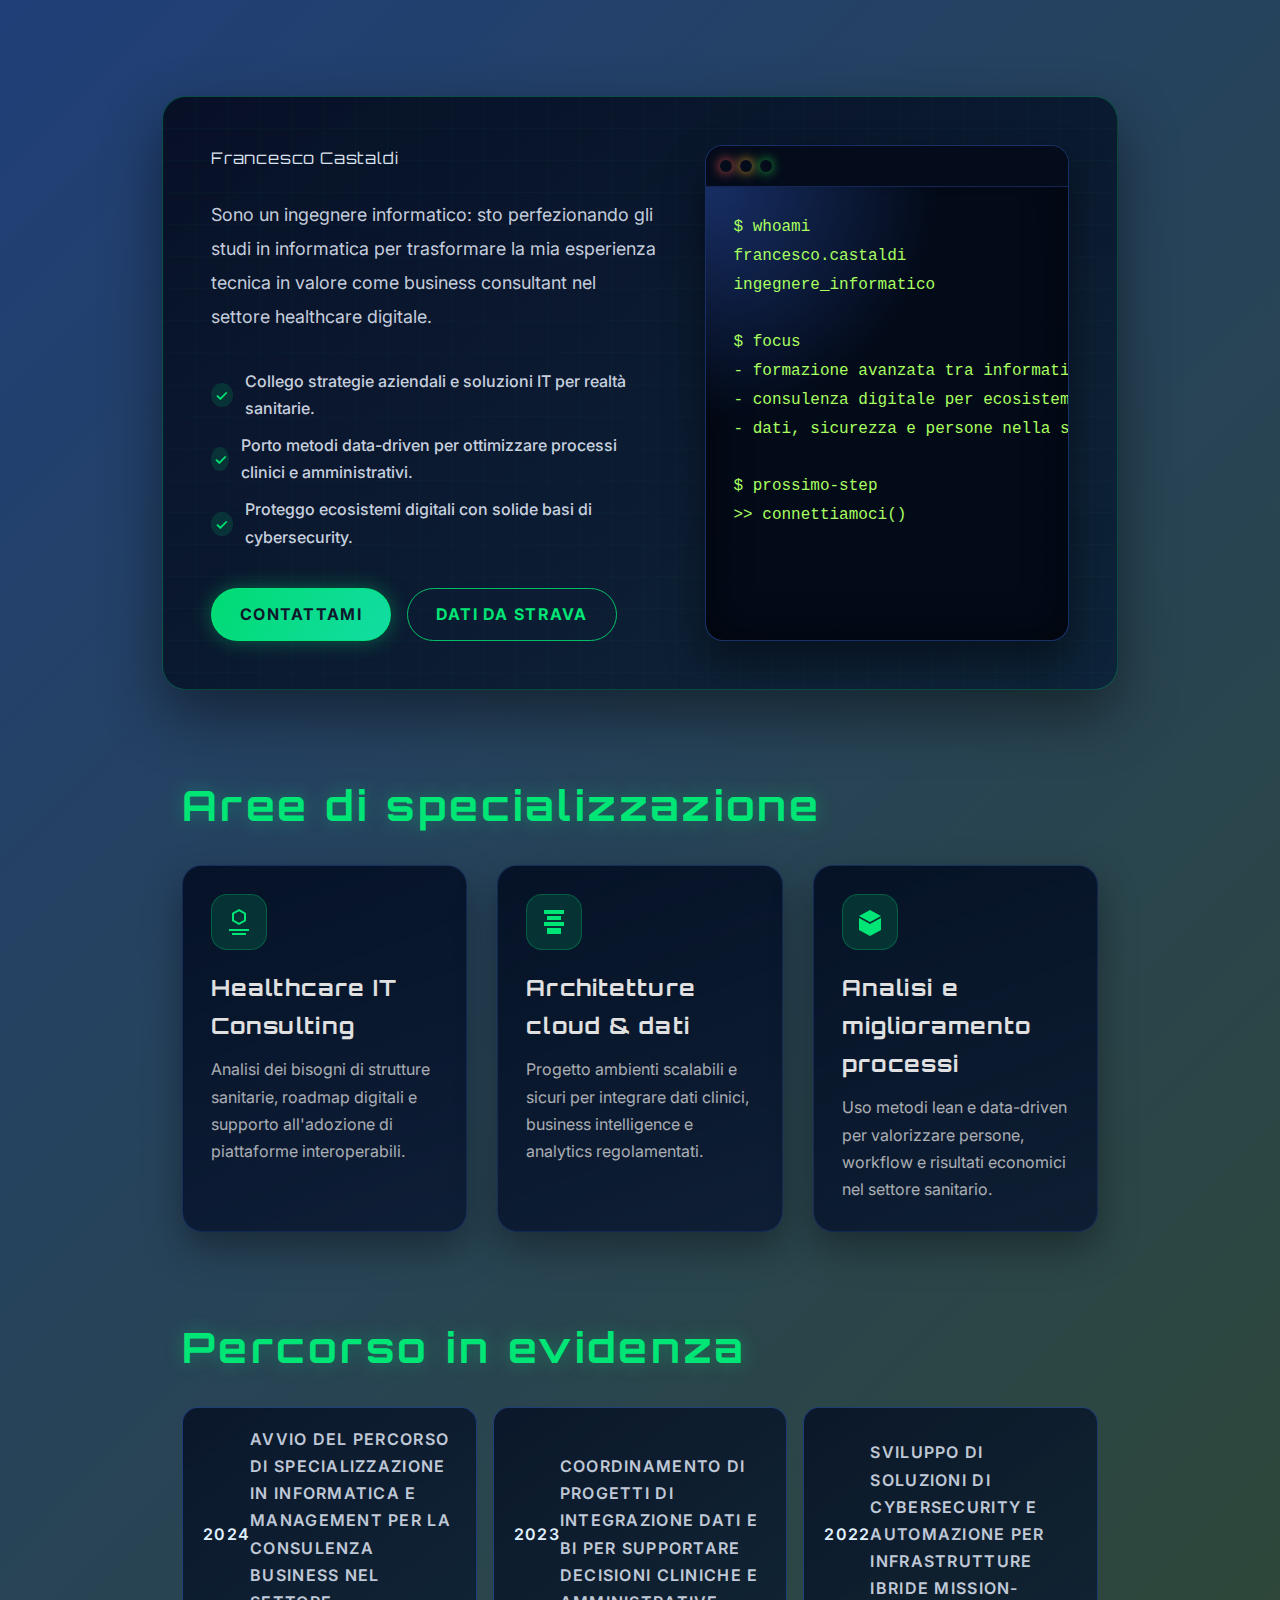
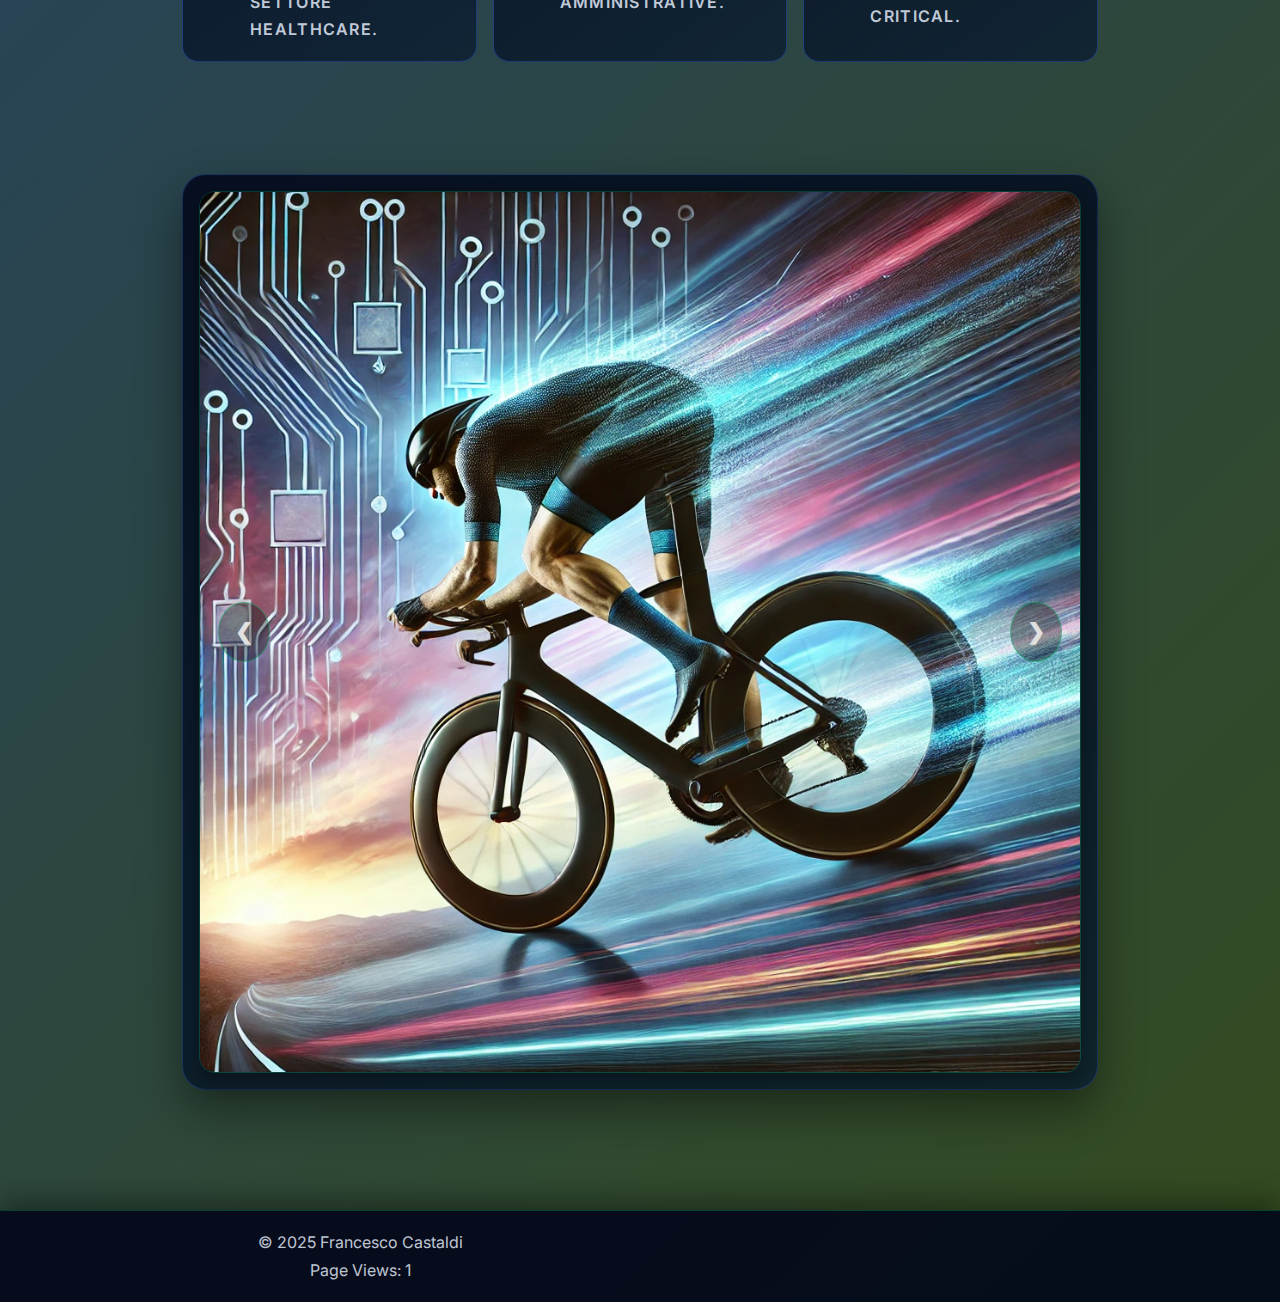
<file: index.html>
<!DOCTYPE html>
<html lang="it">
<head>
    <meta charset="UTF-8">
    <meta name="viewport" content="width=device-width, initial-scale=1.0">
    <title>Francesco Castaldi</title>
    <link rel="stylesheet" href="styles.css">
    <script src="backgroundAnimation.js" defer></script>
    <script src="menu.js" defer></script>
    <script src="gallery.js" defer></script>
    <link rel="icon" href="photos/favicon.ico" type="image/x-icon">
    <script src="pageCounter.js" defer></script>
    <script src="homeInteractions.js" defer></script>
</head>
<body>
<header id="site-header"></header>

<main class="main-content" id="main-content">
    <section class="hero">
        <div class="hero-text">
            <span class="glitch" data-text="Francesco Castaldi">Francesco Castaldi</span>
            <p class="hero-subtitle">
                Sono un ingegnere informatico: sto perfezionando gli studi in informatica per trasformare la mia esperienza tecnica in valore come business consultant nel settore healthcare digitale.
            </p>
            <ul class="hero-highlights">
                <li>Collego strategie aziendali e soluzioni IT per realtà sanitarie.</li>
                <li>Porto metodi data-driven per ottimizzare processi clinici e amministrativi.</li>
                <li>Proteggo ecosistemi digitali con solide basi di cybersecurity.</li>
            </ul>
            <div class="hero-buttons">
                <a class="neon-button" href="contact.html">Contattami</a>
                <a class="neon-button ghost" href="strava.html">Dati da Strava</a>
            </div>
        </div>

        <div class="hero-terminal" aria-label="Personal mission terminal">
            <div class="terminal-header">
                <span class="dot red"></span>
                <span class="dot yellow"></span>
                <span class="dot green"></span>
            </div>
            <div class="terminal-body">
<pre><code>$ whoami
francesco.castaldi
ingegnere_informatico

$ focus
- formazione avanzata tra informatica e management
- consulenza digitale per ecosistemi healthcare
- dati, sicurezza e persone nella stessa conversazione

$ prossimo-step
&gt;&gt; connettiamoci()</code></pre>
            </div>
        </div>
    </section>

    <section class="neon-section">
        <h2>Aree di specializzazione</h2>
        <div class="tech-grid">
            <article class="tech-card">
                <div class="card-icon" aria-hidden="true">
                    <svg viewBox="0 0 64 64" role="img" focusable="false"><path d="M32 6l14 8v16L32 38l-14-8V14l14-8zm0 4.618L22 16v12l10 5.382L42 28V16L32 10.618zM12 46h40v4H12zm6 8h28v4H18z"/></svg>
                </div>
                <h3>Healthcare IT Consulting</h3>
                <p>Analisi dei bisogni di strutture sanitarie, roadmap digitali e supporto all'adozione di piattaforme interoperabili.</p>
            </article>

            <article class="tech-card">
                <div class="card-icon" aria-hidden="true">
                    <svg viewBox="0 0 64 64" role="img" focusable="false"><path d="M12 8h40v8H12zm6 12h28v8H18zm-6 12h40v8H12zm6 12h28v12H18z"/></svg>
                </div>
                <h3>Architetture cloud &amp; dati</h3>
                <p>Progetto ambienti scalabili e sicuri per integrare dati clinici, business intelligence e analytics regolamentati.</p>
            </article>

            <article class="tech-card">
                <div class="card-icon" aria-hidden="true">
                    <svg viewBox="0 0 64 64" role="img" focusable="false"><path d="M10 20l22-12 22 12-22 12L10 20zm22 16l22-12v24l-22 12-22-12V24l22 12z"/></svg>
                </div>
                <h3>Analisi e miglioramento processi</h3>
                <p>Uso metodi lean e data-driven per valorizzare persone, workflow e risultati economici nel settore sanitario.</p>
            </article>
        </div>
    </section>

    <section class="timeline-section">
        <h2>Percorso in evidenza</h2>
        <div class="timeline">
            <div class="timeline-item">
                <span class="timeline-date">2024</span>
                <p>Avvio del percorso di specializzazione in informatica e management per la consulenza business nel settore healthcare.</p>
            </div>
            <div class="timeline-item">
                <span class="timeline-date">2023</span>
                <p>Coordinamento di progetti di integrazione dati e BI per supportare decisioni cliniche e amministrative.</p>
            </div>
            <div class="timeline-item">
                <span class="timeline-date">2022</span>
                <p>Sviluppo di soluzioni di cybersecurity e automazione per infrastrutture ibride mission-critical.</p>
            </div>
        </div>
    </section>

    <section class="slideshow-wrapper" aria-label="Cycling and technology moments">
        <div class="slideshow-container">
            <div class="slideshow">
                <div class="mySlides fade">
                    <img src="photos/cycling_scene.jpg" class="slideshow-image" alt="Ciclista che sale una strada di montagna">
                </div>

                <div class="mySlides fade">
                    <img src="photos/digital_workspace.jpg" class="slideshow-image" alt="Workspace digitale con codice su più monitor">
                </div>

                <div class="mySlides fade">
                    <img src="photos/aerodynamics.jpg" class="slideshow-image" alt="Test aerodinamico di un telaio in galleria del vento">
                </div>

                <button type="button" class="prev" aria-label="Slide precedente">&#10094;</button>
                <button type="button" class="next" aria-label="Slide successiva">&#10095;</button>
            </div>
        </div>
    </section>
</main>

<footer id="site-footer" class="footer">
    <p>&copy; 2025 Francesco Castaldi</p>
    <p id="visit-count">Page Views: </p>
</footer>
</body>
</html>
</file>
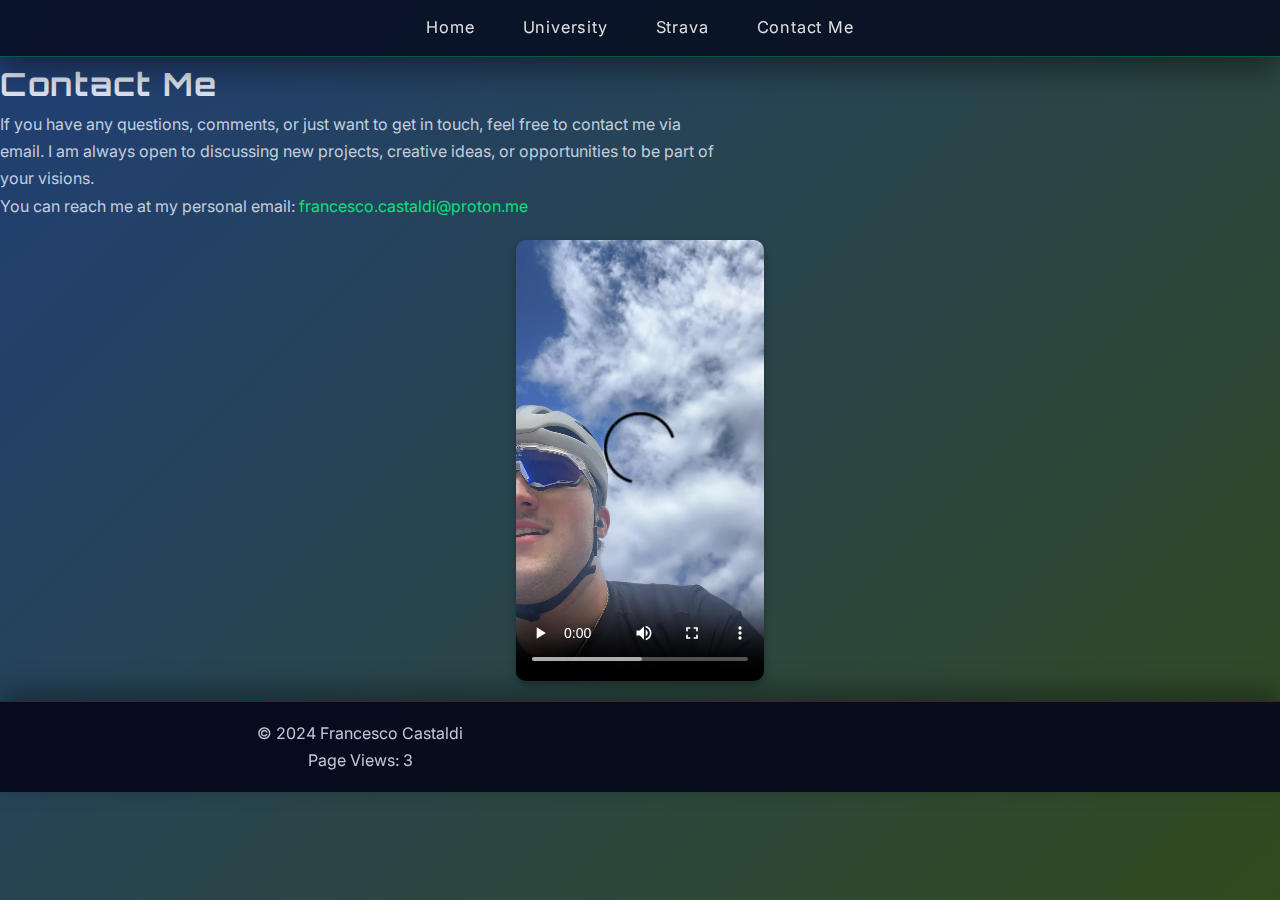
<file: contact.html>
<!DOCTYPE html>
<html lang="en">
<head>
    <meta charset="UTF-8">
    <meta name="viewport" content="width=device-width, initial-scale=1.0">
    <title>Contact Me - Francesco Castaldi</title>
    <link rel="stylesheet" href="styles.css">
    <script src="backgroundAnimation.js" defer></script>
    <script src="pageCounter.js" defer></script>
</head>
<body>
<!-- Navigation -->
<nav id="content">
    <ul>
        <li><a href="index.html">Home</a></li>
        <li class="dropdown">
            <a href="javascript:void(0)" class="dropbtn">University</a>
            <div class="dropdown-content">
                <a href="bike-maintenance.html">Bike-Tracker</a>
            </div>
        </li>
        <li class="dropdown">
            <a href="javascript:void(0)" class="dropbtn">Strava</a>
            <div class="dropdown-content">
                <a href="strava.html">Strava Stats</a>
                <a href="giant-tcr.html">Giant TCR</a>
                <a href="giant-tcr-maintenance.html">Maintenance Tips</a>
            </div>
        </li>
        <li><a href="contact.html">Contact Me</a></li>
    </ul>
</nav>

    <!-- Main content -->
    <div class="container" id="main-content">
        <h1>Contact Me</h1>
        <p>If you have any questions, comments, or just want to get in touch, feel free to contact me via email. I am always open to discussing new projects, creative ideas, or opportunities to be part of your visions.</p>
        <p>You can reach me at my personal email: <a href="mailto:francesco.castaldi@proton.me">francesco.castaldi@proton.me</a></p>
        
        <!-- Video Section -->
    <div class="video-container">
        <video id="myVideo" controls autoplay>
            <source src="photos/me.mp4" type="video/mp4">
            Your browser does not support the video tag.
        </video>
    </div>
    <script src="stravaLoop.js"></script>




    <!-- Footer -->
    <div class="footer">
        <p>&copy; 2024 Francesco Castaldi</p>
        <p id="visit-count"> Page Views: </p> <!-- Contatore delle visite -->
    </div>

    
</body>
</html>
</file>
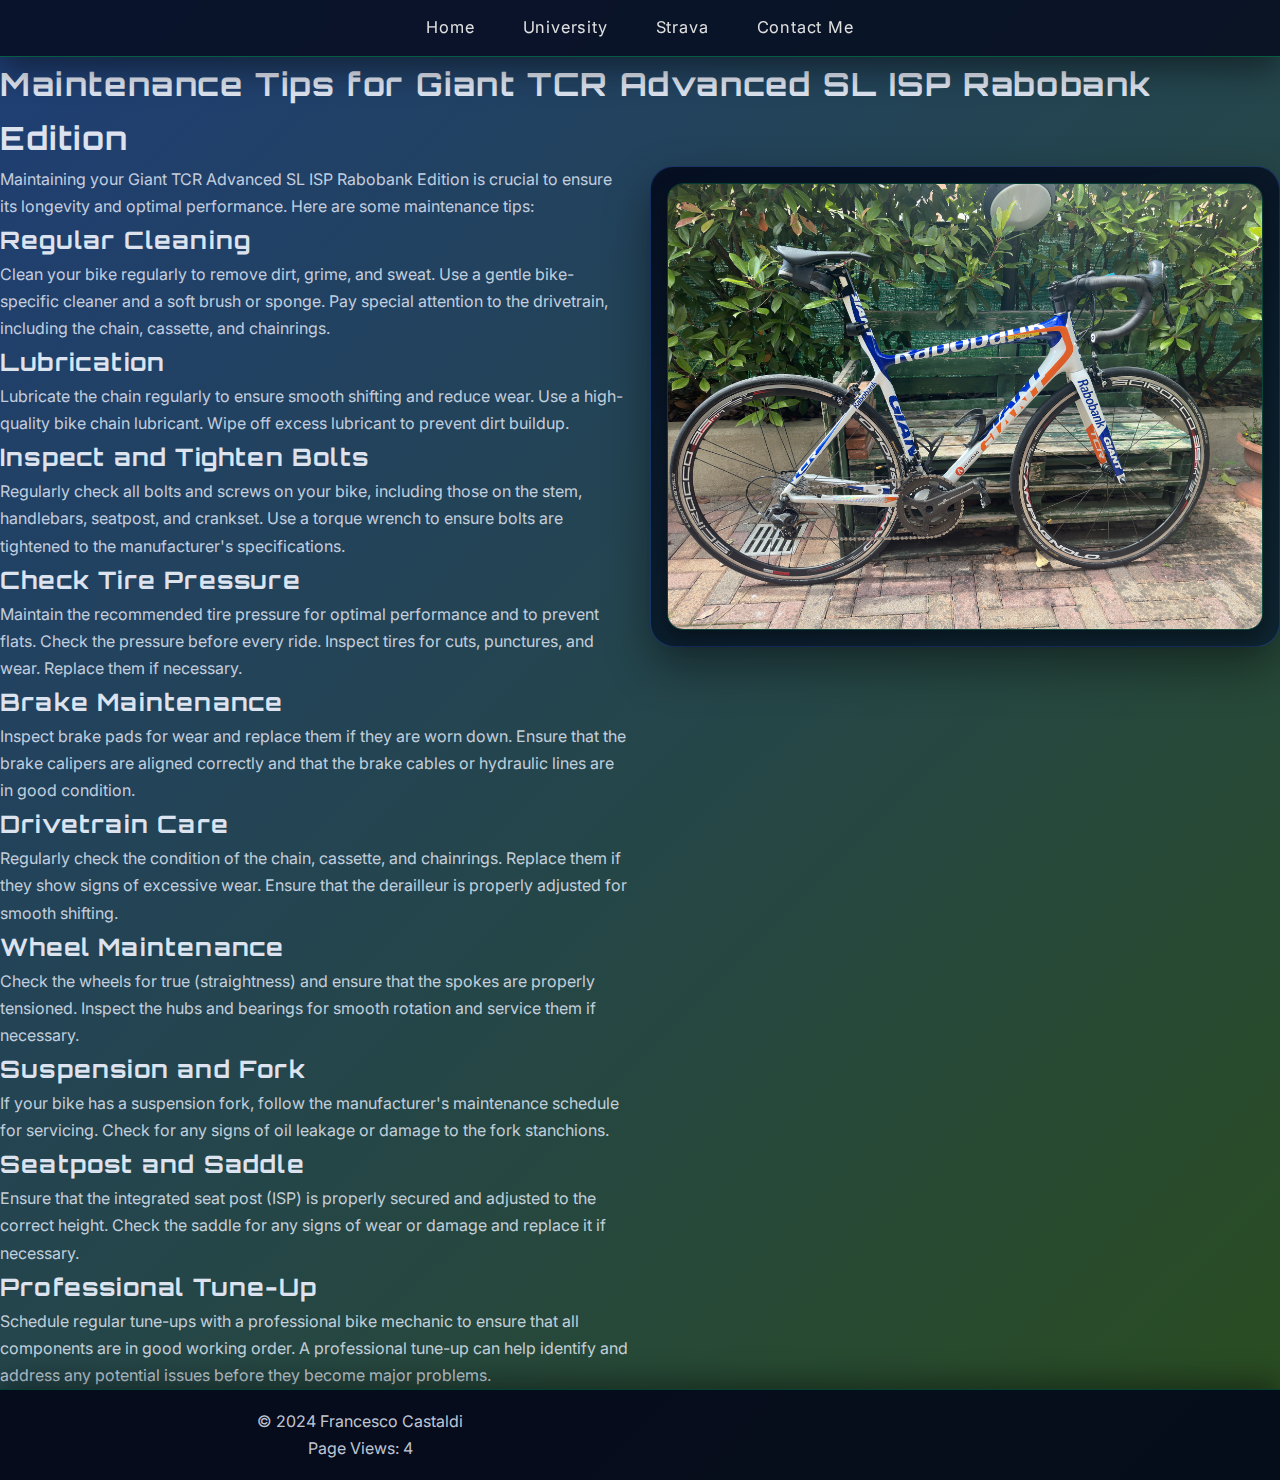
<file: giant-tcr-maintenance.html>
<!DOCTYPE html>
<html lang="en">
<head>
    <meta charset="UTF-8">
    <meta name="viewport" content="width=device-width, initial-scale=1.0">
    <title>Giant TCR Maintenance Tips</title>
    <link rel="stylesheet" href="styles.css">
    <script src="backgroundAnimation.js" defer></script>
    <script src="pageCounter.js" defer></script>
</head>
<body>
    <!-- Navigation -->
    <nav id="content">
        <ul>
            <li><a href="index.html">Home</a></li>
            <li class="dropdown">
                <a href="javascript:void(0)" class="dropbtn">University</a>
                <div class="dropdown-content">
                    <a href="bike-maintenance.html">Bike-Tracker</a>
                </div>
            </li>
            <li class="dropdown">
                <a href="javascript:void(0)" class="dropbtn">Strava</a>
                <div class="dropdown-content">
                    <a href="strava.html">Strava Stats</a>
                    <a href="giant-tcr.html">Giant TCR</a>
                    <a href="giant-tcr-maintenance.html">Maintenance Tips</a>
                </div>
            </li>
            <li><a href="contact.html">Contact Me</a></li>
        </ul>
    </nav>

    <!-- Main content -->
    <div class="container" id="main-content">
        <h1>Maintenance Tips for Giant TCR Advanced SL ISP Rabobank Edition</h1>
        <div class="content-flex">
            <div class="text-content">
                <p>Maintaining your <span class="highlight-red">Giant TCR Advanced SL ISP Rabobank Edition</span> is crucial to ensure its longevity and optimal performance. Here are some maintenance tips:</p>
                <h2>Regular Cleaning</h2>
                <p>Clean your bike regularly to remove <span class="highlight-blue">dirt</span>, <span class="highlight-blue">grime</span>, and <span class="highlight-blue">sweat</span>. Use a gentle bike-specific cleaner and a soft brush or sponge. Pay special attention to the <span class="highlight-green">drivetrain</span>, including the <span class="highlight-green">chain</span>, <span class="highlight-green">cassette</span>, and <span class="highlight-green">chainrings</span>.</p>
                <h2>Lubrication</h2>
                <p>Lubricate the <span class="highlight-green">chain</span> regularly to ensure smooth shifting and reduce wear. Use a high-quality bike chain lubricant. Wipe off excess lubricant to prevent dirt buildup.</p>
                <h2>Inspect and Tighten Bolts</h2>
                <p>Regularly check all <span class="highlight-orange">bolts</span> and <span class="highlight-orange">screws</span> on your bike, including those on the <span class="highlight-orange">stem</span>, <span class="highlight-orange">handlebars</span>, <span class="highlight-orange">seatpost</span>, and <span class="highlight-orange">crankset</span>. Use a torque wrench to ensure bolts are tightened to the manufacturer's specifications.</p>
                <h2>Check Tire Pressure</h2>
                <p>Maintain the recommended <span class="highlight-purple">tire pressure</span> for optimal performance and to prevent flats. Check the pressure before every ride. Inspect tires for <span class="highlight-purple">cuts</span>, <span class="highlight-purple">punctures</span>, and <span class="highlight-purple">wear</span>. Replace them if necessary.</p>
                <h2>Brake Maintenance</h2>
                <p>Inspect <span class="highlight-red">brake pads</span> for wear and replace them if they are worn down. Ensure that the <span class="highlight-red">brake calipers</span> are aligned correctly and that the <span class="highlight-red">brake cables</span> or <span class="highlight-red">hydraulic lines</span> are in good condition.</p>
                <h2>Drivetrain Care</h2>
                <p>Regularly check the condition of the <span class="highlight-green">chain</span>, <span class="highlight-green">cassette</span>, and <span class="highlight-green">chainrings</span>. Replace them if they show signs of excessive wear. Ensure that the <span class="highlight-green">derailleur</span> is properly adjusted for smooth shifting.</p>
                <h2>Wheel Maintenance</h2>
                <p>Check the <span class="highlight-blue">wheels</span> for true (straightness) and ensure that the <span class="highlight-blue">spokes</span> are properly tensioned. Inspect the <span class="highlight-blue">hubs</span> and <span class="highlight-blue">bearings</span> for smooth rotation and service them if necessary.</p>
                <h2>Suspension and Fork</h2>
                <p>If your bike has a <span class="highlight-orange">suspension fork</span>, follow the manufacturer's maintenance schedule for servicing. Check for any signs of <span class="highlight-orange">oil leakage</span> or damage to the fork stanchions.</p>
                <h2>Seatpost and Saddle</h2>
                <p>Ensure that the <span class="highlight-purple">integrated seat post (ISP)</span> is properly secured and adjusted to the correct height. Check the <span class="highlight-purple">saddle</span> for any signs of wear or damage and replace it if necessary.</p>
                <h2>Professional Tune-Up</h2>
                <p>Schedule regular <span class="highlight-red">tune-ups</span> with a professional bike mechanic to ensure that all components are in good working order. A professional tune-up can help identify and address any potential issues before they become major problems.</p>
            </div>
            <div class="image-content">
                <div class="slideshow-container">
                    <div class="slideshow">
                        <!-- Images will be inserted here by JavaScript -->
                    </div>
                </div>
            </div>
        </div>
    </div>

    <!-- Footer -->
    <div class="footer">
        <p>&copy; 2024 Francesco Castaldi</p>
        <p id="visit-count"> Page Views: </p>
    </div>

    <script>
        document.addEventListener('DOMContentLoaded', function() {
            const images = [
                'photos/4524730C-3F34-48C3-839F-1F1719C248AA.jpg',
                'photos/aerodynamics.jpg',
                'photos/bici.jpg',
                'photos/cycling_scene.jpg',
                'photos/digital_workspace.jpg',
                'photos/IMG_4919.jpg',
                'photos/IMG_6623.jpg',
                'photos/IMG_7758.jpg',
                'photos/IMG_7938.jpg',
                'photos/IMG_8709.jpg'
            ];

            const slideshowContainer = document.querySelector('.slideshow');
            let currentIndex = 0;

            function showNextImage() {
                // Clear the current image
                slideshowContainer.innerHTML = '';

                // Create a new image element
                const img = document.createElement('img');
                img.src = images[currentIndex];
                img.classList.add('slideshow-image');

                // Append the image to the slideshow container
                slideshowContainer.appendChild(img);

                // Update the index to show the next image
                currentIndex = (currentIndex + 1) % images.length;
            }

            // Shuffle the images array
            function shuffle(array) {
                for (let i = array.length - 1; i > 0; i--) {
                    const j = Math.floor(Math.random() * (i + 1));
                    [array[i], array[j]] = [array[j], array[i]];
                }
            }

            // Shuffle the images initially
            shuffle(images);

            // Show the first image
            showNextImage();

            // Set an interval to show the next image every 5 seconds
            setInterval(showNextImage, 5000);
        });
    </script>
</body>
</html>
</file>
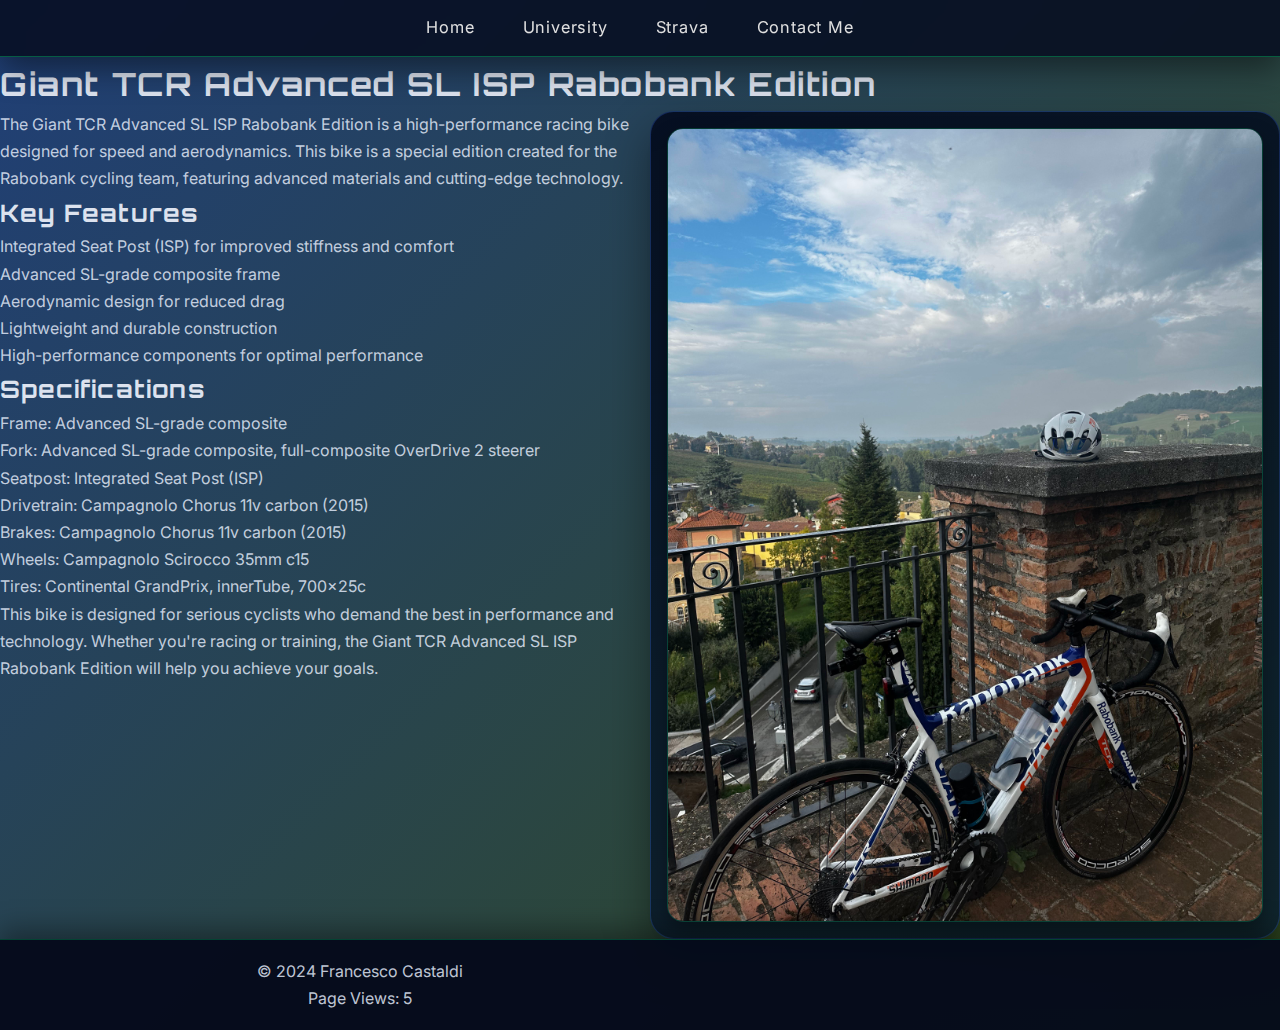
<file: giant-tcr.html>
<!DOCTYPE html>
<html lang="en">
<head>
    <meta charset="UTF-8">
    <meta name="viewport" content="width=device-width, initial-scale=1.0">
    <title>Giant TCR Advanced SL ISP Rabobank Edition</title>
    <link rel="stylesheet" href="styles.css">
    <script src="backgroundAnimation.js" defer></script>
    <script src="pageCounter.js" defer></script>
</head>
<body>
    <!-- Navigation -->
    <nav id="content">
        <ul>
            <li><a href="index.html">Home</a></li>
            <li class="dropdown">
                <a href="javascript:void(0)" class="dropbtn">University</a>
                <div class="dropdown-content">
                    <a href="bike-maintenance.html">Bike-Tracker</a>
                </div>
            </li>
            <li class="dropdown">
                <a href="javascript:void(0)" class="dropbtn">Strava</a>
                <div class="dropdown-content">
                    <a href="strava.html">Strava Stats</a>
                    <a href="giant-tcr.html">Giant TCR</a>
                    <a href="giant-tcr-maintenance.html">Maintenance Tips</a>
                </div>
            </li>
            <li><a href="contact.html">Contact Me</a></li>
        </ul>
    </nav>

    <!-- Main content -->
    <div class="container" id="main-content">
        <h1>Giant TCR Advanced SL ISP Rabobank Edition</h1>
        <div class="content-flex">
            <div class="text-content">
                <p>The <span class="highlight">Giant TCR Advanced SL ISP Rabobank Edition</span> is a high-performance racing bike designed for <span class="highlight">speed</span> and <span class="highlight">aerodynamics</span>. This bike is a special edition created for the <span class="highlight">Rabobank cycling team</span>, featuring advanced materials and cutting-edge technology.</p>
                <h2>Key Features</h2>
                <ul>
                    <li><span class="highlight">Integrated Seat Post (ISP)</span> for improved stiffness and comfort</li>
                    <li><span class="highlight">Advanced SL-grade composite frame</span></li>
                    <li><span class="highlight">Aerodynamic design</span> for reduced drag</li>
                    <li><span class="highlight">Lightweight</span> and durable construction</li>
                    <li>High-performance components for optimal performance</li>
                </ul>
                <h2>Specifications</h2>
                <ul>
                    <li>Frame: <span class="highlight">Advanced SL-grade composite</span></li>
                    <li>Fork: <span class="highlight">Advanced SL-grade composite</span>, full-composite OverDrive 2 steerer</li>
                    <li>Seatpost: <span class="highlight">Integrated Seat Post (ISP)</span></li>
                    <li>Drivetrain: <span class="highlight">Campagnolo Chorus 11v carbon (2015)</span></li>
                    <li>Brakes: <span class="highlight">Campagnolo Chorus 11v carbon (2015)</span></li>
                    <li>Wheels: <span class="highlight">Campagnolo Scirocco 35mm c15</span></li>
                    <li>Tires: <span class="highlight">Continental GrandPrix</span>, innerTube, 700x25c</li>
                </ul>
                <p>This bike is designed for serious cyclists who demand the best in performance and technology. Whether you're racing or training, the <span class="highlight">Giant TCR Advanced SL ISP Rabobank Edition</span> will help you achieve your goals.</p>
            </div>
            <div class="image-content">
                <div class="slideshow-container">
                    <div class="slideshow">
                        <!-- Images will be inserted here by JavaScript -->
                    </div>
                </div>
            </div>
        </div>
    </div>

    <!-- Footer -->
    <div class="footer">
        <p>&copy; 2024 Francesco Castaldi</p>
        <p id="visit-count"> Page Views: </p>
    </div>

    <script>
        document.addEventListener('DOMContentLoaded', function() {
            const images = [
               
                'photos/bici.jpg',
                'photos/IMG_4919.jpg',
               
            ];

            const slideshowContainer = document.querySelector('.slideshow');
            let currentIndex = 0;

            function showNextImage() {
                // Clear the current image
                slideshowContainer.innerHTML = '';

                // Create a new image element
                const img = document.createElement('img');
                img.src = images[currentIndex];
                img.classList.add('slideshow-image');

                // Append the image to the slideshow container
                slideshowContainer.appendChild(img);

                // Update the index to show the next image
                currentIndex = (currentIndex + 1) % images.length;
            }

            // Shuffle the images array
            function shuffle(array) {
                for (let i = array.length - 1; i > 0; i--) {
                    const j = Math.floor(Math.random() * (i + 1));
                    [array[i], array[j]] = [array[j], array[i]];
                }
            }

            // Shuffle the images initially
            shuffle(images);

            // Show the first image
            showNextImage();

            // Set an interval to show the next image every 5 seconds
            setInterval(showNextImage, 5000);
        });
    </script>
</body>
</html>
</file>
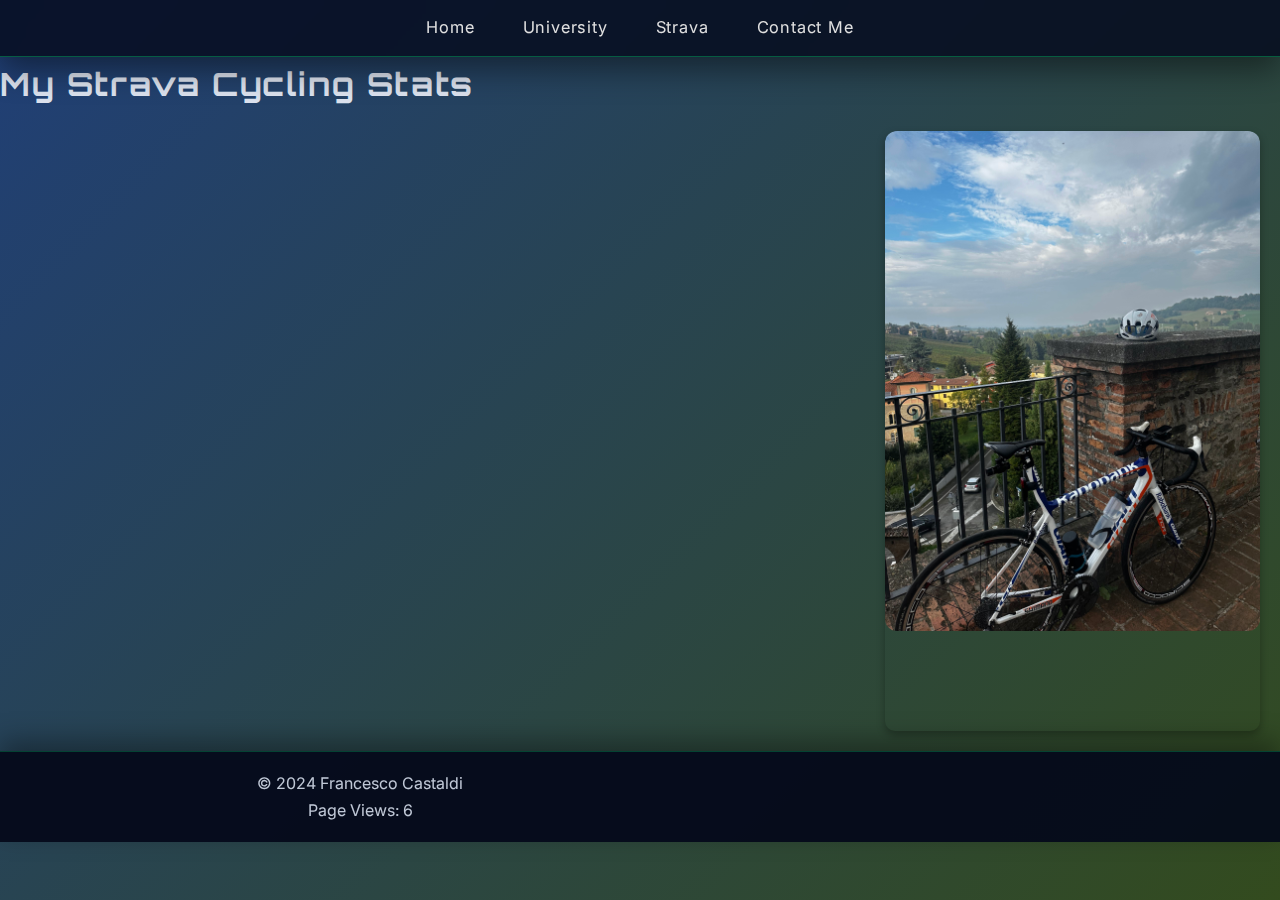
<file: strava.html>
<!DOCTYPE html>
<html lang="en">
<head>
    <meta charset="UTF-8">
    <meta name="viewport" content="width=device-width, initial-scale=1.0">
    <link rel="stylesheet" href="styles.css">
    <script src="backgroundAnimation.js" defer></script>
    <script src="pageCounter.js" defer></script>
    <title>Francesco Castaldi - Strava Stats</title>
</head>
<body>
    <!-- Navigation -->
    <nav id="content">
        <ul>
            <li><a href="index.html">Home</a></li>
            <li class="dropdown">
                <a href="javascript:void(0)" class="dropbtn">University</a>
                <div class="dropdown-content">
                    <a href="bike-maintenance.html">Bike-Tracker</a>
                </div>
            </li>
            <li><a href="strava.html">Strava</a></li>
            <li><a href="contact.html">Contact Me</a></li>
        </ul>
        <!-- Semi-transparent navigation bar -->
    </nav>

    <!-- Main Content -->
    <div class="container" id="main-content">
        <h1>My Strava Cycling Stats</h1>
        <div class="widget-container">
            <iframe frameborder='0' allowtransparency='true' scrolling='no' src='https://www.strava.com/athletes/103631745/activity-summary/b894b72e8a7176c3a18f9e8264383d62769d3d1f'></iframe>
            <iframe frameborder='0' allowtransparency='true' scrolling='no' src='https://www.strava.com/athletes/103631745/latest-rides/b894b72e8a7176c3a18f9e8264383d62769d3d1f'></iframe>
            <div class="widget-image">
                <img src="photos/bici.jpg" alt="Cycling Photo">
                <div class="bike-description">
                    Giant TCR ADVANCED SL RABOBANK EDITION with CAMPAGNOLO CHORUS 11-speed carbon, 2015.
                </div>
            </div>
        </div>
    </div>

    <!-- Footer -->
    <div class="footer">
        <p>&copy; 2024 Francesco Castaldi</p>
        <p id="visit-count"> Page Views: </p>
    </div>
</body>
</html>
</file>
<file: styles.css>
/* Import fonts from Google Fonts */
@import url('https://fonts.googleapis.com/css2?family=Inter:wght@400;500;600;700&family=Orbitron:wght@500;700&display=swap');

/* Global reset for consistency */
* {
    margin: 0;
    padding: 0;
    box-sizing: border-box;
}

/* General styles */
body {
    font-family: 'Inter', 'Segoe UI', system-ui, -apple-system, sans-serif;
    margin: 0;
    padding: 0;
    background: radial-gradient(circle at top left, rgba(20, 91, 255, 0.4), transparent 45%),
                radial-gradient(circle at bottom right, rgba(20, 255, 184, 0.3), transparent 55%),
                linear-gradient(135deg, #060b1a, #141b2d 45%, #04070f);
    background-size: 300% 300%;
    animation: gradientAnimation 18s ease infinite;
    color: #dce2ee;
    display: flex;
    flex-direction: column;
    min-height: 100vh;
    line-height: 1.7;
    -webkit-font-smoothing: antialiased;
}

h1, h2, h3, h4, h5, h6,
.glitch {
    font-family: 'Orbitron', 'Inter', sans-serif;
    letter-spacing: 0.05em;
}

p, li {
    max-width: 72ch;
    color: rgba(224, 232, 246, 0.86);
}

a {
    color: inherit;
}

@keyframes gradientAnimation {
    0% { background-position: 0% 50%; }
    50% { background-position: 100% 50%; }
    100% { background-position: 0% 50%; }
}

html, body {
    overflow-x: hidden;
}

main.main-content {
    flex: 1;
    display: flex;
    flex-direction: column;
    gap: clamp(48px, 8vw, 80px);
    padding: clamp(56px, 8vw, 96px) clamp(16px, 6vw, 72px) clamp(80px, 12vw, 120px);
    width: min(1100px, 100%);
    margin: 0 auto;
}

/* Navigation */
nav {
    display: flex;
    justify-content: center;
    align-items: center;
    background: rgba(6, 12, 31, 0.85);
    backdrop-filter: blur(10px);
    border-bottom: 1px solid rgba(0, 230, 118, 0.35);
    box-shadow: 0 12px 32px rgba(0, 0, 0, 0.45);
    padding: 14px 0;
    position: sticky;
    top: 0;
    z-index: 10;
}

nav ul {
    list-style-type: none;
    display: flex;
    justify-content: center;
    align-items: center;
    gap: 12px;
    margin: 0;
    padding: 0 18px;
}

nav ul li {
    position: relative;
}

nav ul li a, .dropbtn {
    color: #e0e0e0;
    text-align: center;
    padding: 10px 18px;
    text-decoration: none;
    transition: background 0.3s, color 0.3s, transform 0.3s;
    font-size: 1.02em;
    letter-spacing: 0.05em;
    border-radius: 999px;
}

nav ul li a.active-link,
.dropdown-content a.active-link {
    background-color: rgba(0, 230, 118, 0.18);
    color: #00e676;
    box-shadow: 0 0 18px rgba(0, 230, 118, 0.18);
}

nav ul li.active-parent > .dropbtn {
    color: #00e676;
}

nav ul li a:hover, .dropdown:hover .dropbtn {
    background-color: rgba(0, 230, 118, 0.15);
    color: #00e676;
    transform: translateY(-2px);
}

/* Dropdown content */
.dropdown-content {
    display: none;
    position: absolute;
    background-color: rgba(6, 12, 31, 0.95);
    min-width: 200px;
    border: 1px solid rgba(0, 230, 118, 0.3);
    border-radius: 12px;
    box-shadow: 0px 16px 32px rgba(0, 0, 0, 0.45);
    z-index: 20;
    padding: 12px 0;
}

.dropdown-content a {
    color: #e0e0e0;
    padding: 12px 20px;
    text-decoration: none;
    display: block;
    text-align: left;
    transition: background 0.3s, color 0.3s;
}

.dropdown-content a:hover {
    background-color: rgba(0, 230, 118, 0.12);
    color: #00e676;
}

.dropdown:hover .dropdown-content {
    display: block;
}

/* Subpage scaffolding */
main.subpage-main {
    gap: 56px;
}

.page-hero {
    position: relative;
    display: grid;
    gap: 24px;
    grid-template-columns: repeat(auto-fit, minmax(260px, 1fr));
    align-items: center;
    padding: 48px clamp(24px, 6vw, 60px);
    border-radius: 24px;
    border: 1px solid rgba(0, 230, 118, 0.25);
    box-shadow: 0 24px 60px rgba(0, 0, 0, 0.45);
    background: linear-gradient(150deg, rgba(6, 12, 31, 0.92), rgba(12, 26, 46, 0.88));
    overflow: hidden;
    max-width: 1100px;
    margin: 0 auto;
}

.page-hero::before {
    content: '';
    position: absolute;
    inset: 0;
    background-image: linear-gradient(90deg, rgba(0, 230, 118, 0.08) 1px, transparent 1px),
                      linear-gradient(0deg, rgba(0, 230, 118, 0.08) 1px, transparent 1px);
    background-size: 32px 32px;
    opacity: 0.35;
    pointer-events: none;
}

.page-hero > * {
    position: relative;
    z-index: 1;
}

.page-hero .eyebrow {
    font-size: 0.85rem;
    letter-spacing: 0.18em;
    text-transform: uppercase;
    color: rgba(0, 230, 118, 0.7);
}

.page-hero h1 {
    font-size: clamp(2rem, 4vw, 3rem);
    letter-spacing: 0.04em;
    line-height: 1.3;
}

.page-hero p {
    font-size: 1.05rem;
    line-height: 1.75;
    color: rgba(224, 232, 246, 0.85);
}

.hero-meta {
    display: flex;
    flex-wrap: wrap;
    gap: 12px;
    margin-top: -4px;
}

.meta-pill {
    border-radius: 999px;
    padding: 8px 18px;
    border: 1px solid rgba(0, 230, 118, 0.4);
    background: rgba(0, 230, 118, 0.08);
    font-size: 0.85rem;
    letter-spacing: 0.12em;
    text-transform: uppercase;
    color: rgba(0, 230, 118, 0.85);
}

.content-panel {
    max-width: 1100px;
    width: 100%;
    margin: 0 auto;
    padding: 40px clamp(24px, 5vw, 54px);
    border-radius: 24px;
    border: 1px solid rgba(0, 230, 118, 0.18);
    background: linear-gradient(160deg, rgba(10, 18, 35, 0.92), rgba(8, 15, 28, 0.9));
    box-shadow: 0 22px 50px rgba(0, 0, 0, 0.42);
    display: flex;
    flex-direction: column;
    gap: 22px;
}

.content-panel h2 {
    font-size: 1.6rem;
    letter-spacing: 0.06em;
    text-transform: none;
    color: rgba(0, 230, 118, 0.85);
}

.content-panel h3 {
    font-size: 1.25rem;
    letter-spacing: 0.04em;
}

.content-panel p {
    line-height: 1.7;
    color: rgba(224, 224, 224, 0.88);
}

.content-panel ul {
    list-style: none;
    display: grid;
    gap: 12px;
    padding-left: 0;
}

.content-panel ul li {
    line-height: 1.6;
    position: relative;
    padding-left: 22px;
}

.content-panel ul li::before {
    content: '\25B8';
    position: absolute;
    left: 0;
    color: rgba(0, 230, 118, 0.6);
}

.info-grid {
    display: grid;
    grid-template-columns: repeat(auto-fit, minmax(260px, 1fr));
    gap: 28px;
}

.info-card {
    background: rgba(5, 12, 27, 0.85);
    border: 1px solid rgba(0, 230, 118, 0.18);
    border-radius: 18px;
    padding: 28px;
    box-shadow: inset 0 0 0 1px rgba(0, 230, 118, 0.08);
    display: flex;
    flex-direction: column;
    gap: 14px;
}

.detail-list { display: grid; gap: 10px; }
.detail-list li::before { content: none; }

.accent-link {
    color: #00e676;
    text-decoration: none;
    font-weight: 600;
    letter-spacing: 0.08em;
    display: inline-flex;
    align-items: center;
    gap: 8px;
}

.accent-link::after {
    content: '\2192';
    transition: transform 0.3s ease;
}

.accent-link:hover::after {
    transform: translateX(4px);
}

.feature-grid {
    display: grid;
    grid-template-columns: repeat(auto-fit, minmax(240px, 1fr));
    gap: 22px;
}

.feature-card,
.spec-card,
.stack-card {
    background: rgba(4, 10, 24, 0.85);
    border: 1px solid rgba(0, 230, 118, 0.16);
    border-radius: 18px;
    padding: 24px;
    box-shadow: inset 0 0 0 1px rgba(0, 230, 118, 0.06);
    display: flex;
    flex-direction: column;
    gap: 12px;
}

.spec-grid {
    display: grid;
    grid-template-columns: repeat(auto-fit, minmax(280px, 1fr));
    gap: 24px;
}

.spec-card strong {
    color: rgba(0, 230, 118, 0.8);
    letter-spacing: 0.08em;
}

.stack-grid {
    display: grid;
    grid-template-columns: repeat(auto-fit, minmax(220px, 1fr));
    gap: 22px;
}

.embed-grid {
    display: grid;
    grid-template-columns: repeat(auto-fit, minmax(300px, 1fr));
    gap: 26px;
}

.embed-card {
    background: rgba(4, 10, 24, 0.85);
    border: 1px solid rgba(0, 230, 118, 0.16);
    border-radius: 18px;
    padding: 24px;
    display: flex;
    flex-direction: column;
    gap: 16px;
}

.embed-card iframe,
.embed-frame iframe {
    width: 100%;
    min-height: 300px;
    border: none;
    border-radius: 16px;
    box-shadow: 0 18px 42px rgba(0, 0, 0, 0.35);
}

.rich-text { gap: 28px; }
.rich-text h2 { font-size: 1.35rem; color: rgba(0, 230, 118, 0.8); }

.cta-panel { text-align: center; align-items: center; }
.cta-panel p { max-width: 680px; }
.cta-panel .neon-button { margin-top: 8px; }

@media (max-width: 900px) {
    .page-hero { padding: 36px 28px; }
    .content-panel { padding: 32px 26px; }
}

/* Hero section */
.hero {
    display: grid;
    grid-template-columns: minmax(0, 1.1fr) minmax(0, 0.9fr);
    gap: clamp(28px, 5vw, 48px);
    padding: clamp(28px, 6vw, 48px);
    border: 1px solid rgba(0, 230, 118, 0.25);
    border-radius: 24px;
    box-shadow: 0 25px 60px rgba(0, 0, 0, 0.45);
    background: linear-gradient(145deg, rgba(6, 12, 31, 0.9), rgba(10, 31, 53, 0.85));
    position: relative;
    overflow: hidden;
    align-items: stretch;
}

.hero::before {
    content: '';
    position: absolute;
    inset: 0;
    background-image: linear-gradient(90deg, rgba(0, 230, 118, 0.08) 1px, transparent 1px),
                      linear-gradient(0deg, rgba(0, 230, 118, 0.08) 1px, transparent 1px);
    background-size: 32px 32px;
    opacity: 0.35;
    pointer-events: none;
}

.hero-text {
    display: flex;
    flex-direction: column;
    gap: clamp(18px, 2vw, 28px);
    justify-content: center;
    position: relative;
    z-index: 1;
    max-width: 620px;
}

.hero-eyebrow {
    font-size: 0.85rem;
    letter-spacing: 0.24em;
    text-transform: uppercase;
    color: rgba(0, 230, 118, 0.65);
}

.hero-title {
    font-size: clamp(2.2rem, 5vw, 3.2rem);
    line-height: 1.25;
    text-transform: none;
    color: #f0f5ff;
    text-shadow: 0 0 22px rgba(0, 230, 118, 0.25);
}

.hero-subtitle {
    font-size: clamp(1.05rem, 1.4vw, 1.2rem);
    line-height: 1.9;
    color: rgba(224, 232, 246, 0.88);
    max-width: 62ch;
    display: flex;
    flex-direction: column;
    gap: 10px;
}

.typewriter {
    position: relative;
    font-family: 'Fira Code', 'Courier New', monospace;
    color: #7dd3fc;
    font-size: 0.95rem;
    letter-spacing: 0.04em;
    min-height: 1.4em;
}

.typewriter::after {
    content: '';
    position: absolute;
    right: -6px;
    top: 0;
    width: 3px;
    height: 100%;
    background: #7dd3fc;
    animation: blink 1s steps(2) infinite;
}

@keyframes blink {
    0%, 50% { opacity: 1; }
    50.01%, 100% { opacity: 0; }
}

.hero-buttons {
    display: flex;
    flex-wrap: wrap;
    gap: 16px;
}

.hero-highlights {
    display: grid;
    gap: 10px;
    margin: 8px 0 12px;
    padding: 0;
    list-style: none;
}

.hero-highlights li {
    display: flex;
    align-items: center;
    gap: 12px;
    font-weight: 500;
    color: rgba(224, 232, 246, 0.9);
}

.hero-highlights li::before {
    content: '\2713';
    color: #00e676;
    font-size: 0.95rem;
    background: rgba(0, 230, 118, 0.14);
    border-radius: 50%;
    width: 24px;
    height: 24px;
    display: grid;
    place-items: center;
}

.neon-button {
    display: inline-flex;
    align-items: center;
    justify-content: center;
    padding: 12px 28px;
    border-radius: 999px;
    border: 1px solid rgba(0, 230, 118, 0.8);
    color: #0f172a;
    background: linear-gradient(120deg, rgba(0, 230, 118, 0.95), rgba(20, 255, 184, 0.85));
    text-transform: uppercase;
    font-weight: 700;
    letter-spacing: 0.08em;
    transition: transform 0.3s ease, box-shadow 0.3s ease;
    box-shadow: 0 0 20px rgba(0, 230, 118, 0.35);
}

.neon-button:hover {
    transform: translateY(-3px) scale(1.01);
    box-shadow: 0 0 35px rgba(0, 230, 118, 0.55);
}

.neon-button.ghost {
    background: transparent;
    color: #00e676;
    box-shadow: none;
}

.neon-button.ghost:hover {
    background: rgba(0, 230, 118, 0.1);
}

.hero-terminal {
    border-radius: 18px;
    background: rgba(2, 8, 21, 0.88);
    border: 1px solid rgba(64, 120, 255, 0.35);
    box-shadow: inset 0 0 40px rgba(0, 0, 0, 0.55), 0 20px 40px rgba(0, 0, 0, 0.45);
    display: flex;
    flex-direction: column;
    overflow: hidden;
    position: relative;
    z-index: 1;
    max-width: 420px;
    width: 100%;
    margin-left: auto;
}

.terminal-header {
    display: flex;
    gap: 8px;
    padding: 14px;
    background: rgba(4, 12, 28, 0.9);
    border-bottom: 1px solid rgba(64, 120, 255, 0.25);
}

.dot { width: 12px; height: 12px; border-radius: 50%; display: inline-block; box-shadow: 0 0 12px currentColor; }
.dot.red { color: #ff5f57; }
.dot.yellow { color: #febb2e; }
.dot.green { color: #28c840; }

.terminal-body {
    padding: 26px 28px;
    font-family: 'Fira Code', 'Courier New', monospace;
    color: #a8ff60;
    font-size: 1rem;
    line-height: 1.8;
    background: radial-gradient(circle at top left, rgba(64, 120, 255, 0.35), transparent 45%);
}

.terminal-output {
    white-space: pre-wrap;
    font-family: 'Fira Code', 'Courier New', monospace;
    min-height: 220px;
    display: block;
}

/* Content sections */
.neon-section,
.timeline-section,
.slideshow-wrapper {
    position: relative;
    width: 100%;
    margin: 0 auto;
    max-width: 1100px;
    padding: 0 clamp(8px, 2vw, 20px);
}

.neon-section h2,
.timeline-section h2 {
    font-size: clamp(2rem, 4vw, 2.6rem);
    color: #00e676;
    text-transform: none;
    letter-spacing: 0.08em;
    margin-bottom: 24px;
    text-align: left;
    text-shadow: 0 0 18px rgba(0, 230, 118, 0.35);
}

.tech-grid {
    display: grid;
    grid-template-columns: repeat(auto-fit, minmax(240px, 1fr));
    gap: 30px;
}

.tech-card {
    position: relative;
    padding: 28px;
    border-radius: 20px;
    background: linear-gradient(160deg, rgba(4, 16, 36, 0.95), rgba(8, 21, 46, 0.8));
    border: 1px solid rgba(64, 120, 255, 0.2);
    box-shadow: 0 16px 38px rgba(0, 0, 0, 0.35);
    overflow: hidden;
    transition: transform 0.3s ease, border-color 0.3s ease;
}

.tech-card::after {
    content: '';
    position: absolute;
    inset: 0;
    border-radius: inherit;
    border: 1px solid rgba(0, 230, 118, 0.12);
    opacity: 0;
    transition: opacity 0.3s ease;
    pointer-events: none;
}

.tech-card:hover { transform: translateY(-6px); border-color: rgba(0, 230, 118, 0.45); }
.tech-card:hover::after { opacity: 1; }

.card-icon {
    width: 56px;
    height: 56px;
    display: grid;
    place-items: center;
    border-radius: 16px;
    background: rgba(0, 230, 118, 0.15);
    border: 1px solid rgba(0, 230, 118, 0.25);
    margin-bottom: 18px;
}

.card-icon svg { width: 32px; height: 32px; fill: #00e676; }

.tech-card h3 { font-size: 1.4rem; margin-bottom: 12px; color: #e0e0e0; }
.tech-card p { font-size: 1rem; line-height: 1.7; color: rgba(224, 224, 224, 0.75); }

.metrics-section,
.lab-section {
    width: 100%;
    margin: 0 auto;
    max-width: 1100px;
    padding: 0 clamp(8px, 2vw, 20px);
}

.metrics-section h2,
.lab-section h2 {
    font-size: clamp(2rem, 4vw, 2.6rem);
    color: #00e676;
    letter-spacing: 0.08em;
    margin-bottom: 24px;
    text-shadow: 0 0 18px rgba(0, 230, 118, 0.35);
}

.metrics-grid {
    display: grid;
    grid-template-columns: repeat(auto-fit, minmax(220px, 1fr));
    gap: 22px;
}

.metric-card {
    border-radius: 20px;
    border: 1px solid rgba(64, 120, 255, 0.25);
    background: linear-gradient(150deg, rgba(5, 16, 36, 0.95), rgba(6, 28, 48, 0.75));
    padding: 26px;
    box-shadow: 0 18px 40px rgba(0, 0, 0, 0.4);
    display: grid;
    gap: 12px;
    position: relative;
    overflow: hidden;
}

.metric-card::after {
    content: '';
    position: absolute;
    inset: 0;
    background: radial-gradient(circle at top right, rgba(0, 230, 118, 0.28), transparent 55%);
    opacity: 0.6;
    pointer-events: none;
}

.metric-label {
    font-size: 0.95rem;
    letter-spacing: 0.12em;
    text-transform: uppercase;
    color: rgba(125, 211, 252, 0.8);
}

.metric-value {
    font-family: 'Orbitron', 'Inter', sans-serif;
    font-size: clamp(2rem, 4vw, 2.8rem);
    color: #f8fafc;
}

.metric-footnote { color: rgba(224, 232, 246, 0.75); font-size: 0.95rem; }

.lab-grid {
    display: grid;
    gap: 24px;
    grid-template-columns: repeat(auto-fit, minmax(260px, 1fr));
}

.lab-card {
    border-radius: 20px;
    border: 1px solid rgba(64, 120, 255, 0.25);
    background: linear-gradient(160deg, rgba(4, 16, 36, 0.92), rgba(10, 30, 52, 0.82));
    padding: 24px;
    display: grid;
    gap: 16px;
    box-shadow: 0 18px 42px rgba(0, 0, 0, 0.38);
}

.lab-card header h3 { font-size: 1.3rem; color: #f0f9ff; margin-bottom: 8px; }
.lab-card header p { color: rgba(224, 232, 246, 0.78); line-height: 1.7; }

.lab-toggle {
    justify-self: flex-start;
    border: 1px solid rgba(0, 230, 118, 0.4);
    background: rgba(0, 230, 118, 0.15);
    color: #00e676;
    border-radius: 999px;
    padding: 8px 20px;
    font-weight: 600;
    letter-spacing: 0.06em;
    text-transform: uppercase;
    cursor: pointer;
    transition: transform 0.3s ease, background 0.3s ease;
}

.lab-toggle:hover,
.lab-toggle[aria-expanded="true"] {
    transform: translateY(-2px);
    background: rgba(0, 230, 118, 0.3);
}

.lab-body { border-top: 1px solid rgba(0, 230, 118, 0.2); padding-top: 16px; }

.lab-body ul { list-style: none; display: grid; gap: 12px; }

.lab-body li {
    position: relative;
    padding-left: 20px;
    color: rgba(224, 232, 246, 0.82);
}

.lab-body li::before {
    content: '';
    position: absolute;
    left: 0;
    top: 10px;
    width: 8px;
    height: 8px;
    border-radius: 50%;
    background: #00e676;
}

.timeline {
    display: flex;
    gap: 16px;
    justify-content: space-between;
    flex-wrap: wrap;
    margin-bottom: 32px;
}

.timeline-item {
    flex: 1 1 150px;
    padding: 18px 20px;
    border-radius: 16px;
    border: 1px solid rgba(64, 120, 255, 0.35);
    background: linear-gradient(145deg, rgba(6, 16, 36, 0.85), rgba(10, 28, 48, 0.78));
    color: #e0f2ff;
    font-weight: 600;
    letter-spacing: 0.08em;
    text-transform: uppercase;
    display: flex;
    align-items: center;
    justify-content: center;
    transition: transform 0.3s ease, border-color 0.3s ease, box-shadow 0.3s ease;
    cursor: pointer;
}

.timeline-item.is-active {
    border-color: rgba(0, 230, 118, 0.7);
    box-shadow: 0 18px 36px rgba(0, 230, 118, 0.25);
    transform: translateY(-4px);
    background: linear-gradient(145deg, rgba(8, 28, 52, 0.95), rgba(0, 230, 118, 0.18));
    color: #c1f7d5;
}

.timeline-detail {
    border-radius: 20px;
    border: 1px solid rgba(64, 120, 255, 0.25);
    background: linear-gradient(135deg, rgba(4, 14, 32, 0.92), rgba(6, 26, 46, 0.88));
    padding: clamp(24px, 4vw, 36px);
    box-shadow: 0 20px 48px rgba(0, 0, 0, 0.4);
}

.timeline-year {
    color: #00e676;
    letter-spacing: 0.1em;
    text-transform: uppercase;
    font-size: 1.1rem;
    margin-bottom: 12px;
}

.timeline-description {
    color: rgba(224, 232, 246, 0.85);
    font-size: 1.05rem;
    line-height: 1.8;
}

/* Slideshow */
.slideshow-wrapper { display: flex; justify-content: center; }

.slideshow-container {
    display: flex;
    justify-content: center;
    align-items: center;
    width: min(100%, 960px);
    padding: 16px;
    background: linear-gradient(160deg, rgba(3, 10, 28, 0.9), rgba(10, 30, 46, 0.85));
    border-radius: 24px;
    border: 1px solid rgba(64, 120, 255, 0.25);
    box-shadow: 0 20px 45px rgba(0, 0, 0, 0.4);
}

.slideshow {
    width: 100%;
    position: relative;
    overflow: hidden;
    border: 1px solid rgba(0, 230, 118, 0.2);
    border-radius: 16px;
    box-shadow: 0 8px 18px rgba(0, 0, 0, 0.35);
}

.mySlides { display: none; width: 100%; animation: fade 1.5s; }

@keyframes fade { from { opacity: 0; } to { opacity: 1; } }

.slideshow-image { width: 100%; height: auto; display: block; }

.prev, .next {
    cursor: pointer;
    position: absolute;
    top: 50%;
    transform: translateY(-50%);
    width: auto;
    padding: 16px;
    color: #e0e0e0;
    font-weight: bold;
    font-size: 22px;
    transition: 0.3s ease;
    border-radius: 50%;
    user-select: none;
    background: rgba(0, 0, 0, 0.35);
    border: 1px solid rgba(0, 230, 118, 0.35);
}

.next { right: 18px; }
.prev { left: 18px; }

.prev:hover, .next:hover {
    background-color: rgba(0, 230, 118, 0.25);
    color: #00e676;
}

/* Footer */
.footer {
    background: rgba(4, 10, 26, 0.95);
    color: #e0e0e0;
    text-align: center;
    padding: 18px 0;
    position: relative;
    bottom: 0;
    width: 100%;
    border-top: 1px solid rgba(0, 230, 118, 0.25);
    box-shadow: 0 -10px 25px rgba(0, 0, 0, 0.35);
    flex-shrink: 0;
}

/* Link styles */
a { color: #00e676; text-decoration: none; transition: color 0.3s; }
a:hover { color: #e0e0e0; }

/* Widget and Image Styles */
.widget-container { display: flex; justify-content: center; gap: 20px; padding: 20px; }
iframe { width: 550px; height: 600px; }

.widget-image {
    position: relative;
    width: 500px;
    height: auto;
    border-radius: 10px;
    box-shadow: 0 4px 8px rgba(0, 0, 0, 0.3);
    overflow: hidden;
}

.widget-image img { width: 100%; height: auto; border-radius: 12px; }

.bike-description {
    display: flex;
    justify-content: center;
    align-items: center;
    text-align: center;
    position: absolute;
    top: 0; left: 0;
    width: 100%; height: 100%;
    background: rgba(0, 0, 0, 0.7);
    color: #fff;
    font-size: 1.2em;
    opacity: 0;
    transition: opacity 0.5s ease-in-out;
    border-radius: 10px;
}

.widget-image:hover .bike-description { opacity: 1; }

/* Video Styles */
.video-container { display: flex; justify-content: center; padding: 20px; }

.video-container video {
    width: 20%;
    max-width: 400px;
    border-radius: 10px;
    box-shadow: 0 4px 8px rgba(0, 0, 0, 0.3);
}

/* Flexbox layout for content */
.content-flex { display: flex; flex-wrap: wrap; gap: 20px; align-items: flex-start; }
.text-content { flex: 1; min-width: 300px; }
.image-content { flex: 1; min-width: 300px; }

/* Responsive adjustments */
@media (max-width: 900px) {
    main.main-content {
        padding: clamp(48px, 10vw, 72px) clamp(18px, 6vw, 48px) clamp(72px, 12vw, 108px);
    }
    .hero { grid-template-columns: 1fr; padding: clamp(26px, 7vw, 36px); }
    .hero-text { max-width: none; }
    .hero-terminal { max-width: 520px; margin: 0 auto; }
    .timeline { gap: 12px; }
    .metrics-grid, .lab-grid { gap: 18px; }
}

@media (max-width: 600px) {
    nav { position: static; }
    nav ul { flex-wrap: wrap; gap: 8px; }
    .hero { padding: clamp(22px, 9vw, 30px); }
    .hero-buttons { flex-direction: column; align-items: stretch; }
    .hero-buttons .neon-button,
    .hero-buttons .neon-button.ghost { width: 100%; }
    .timeline { flex-direction: column; }
    .timeline-item { width: 100%; }
    .metrics-grid { grid-template-columns: 1fr; }
}

@media (max-width: 460px) {
    .hero-subtitle { font-size: 1rem; }
    .metrics-section h2,
    .lab-section h2,
    .neon-section h2,
    .timeline-section h2 {
        text-align: left;
        font-size: 1.8rem;
    }
    .timeline-item { font-size: 0.95rem; }
}
</file>
